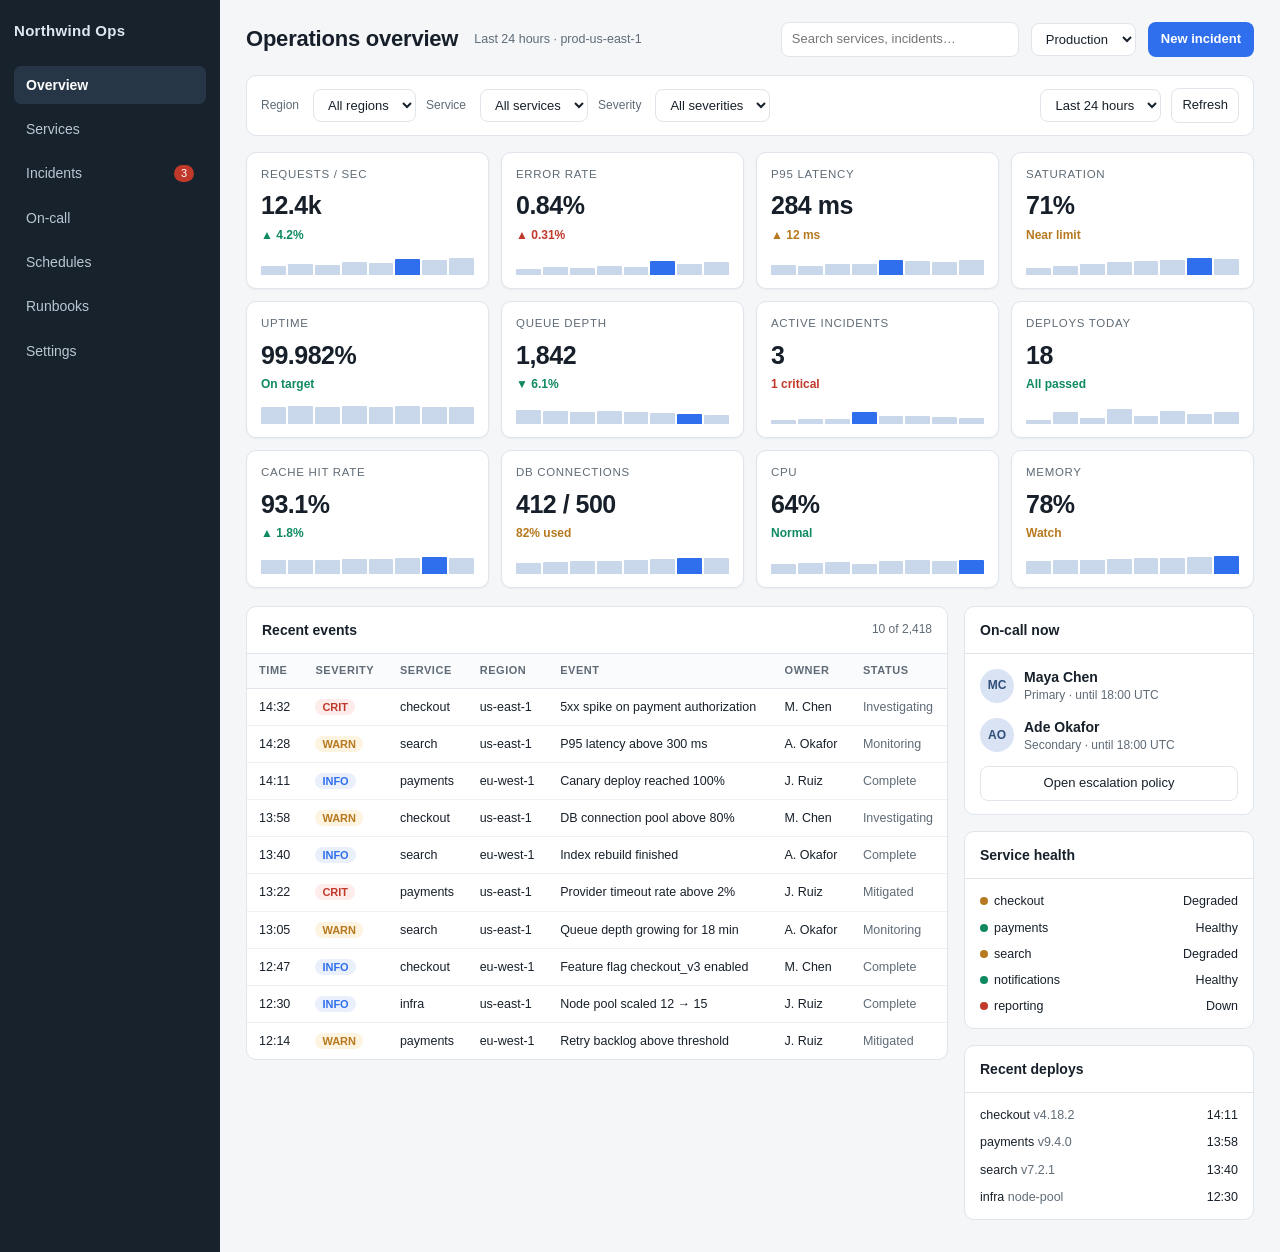
<file: skills/refactor-ui/evals/fixtures/dense-dashboard/index.html>
<!doctype html>
<html lang="en">
<head>
<meta charset="utf-8">
<meta name="viewport" content="width=device-width, initial-scale=1">
<title>Northwind Ops — Overview</title>
<style>
  :root {
    --bg: #f4f6f8;
    --panel: #ffffff;
    --ink: #17202a;
    --muted: #5f6b76;
    --line: #dfe5ea;
    --nav: #18222c;
    --accent: #2f6fed;
    --ok: #0f8a5f;
    --warn: #b7791f;
    --bad: #c0392b;
    --radius: 10px;
  }
  * { box-sizing: border-box; }
  body {
    margin: 0;
    background: var(--bg);
    color: var(--ink);
    font: 14px/1.45 -apple-system, BlinkMacSystemFont, "Segoe UI", Roboto, sans-serif;
  }
  .app { display: grid; grid-template-columns: 220px 1fr; min-height: 100vh; }
  .nav {
    background: var(--nav); color: #dfe8ef; padding: 20px 14px;
    display: flex; flex-direction: column; gap: 6px;
  }
  .brand { font-weight: 700; letter-spacing: .02em; margin-bottom: 18px; font-size: 15px; }
  .nav a {
    color: #b9c7d3; text-decoration: none; padding: 9px 12px; border-radius: 7px;
    display: flex; justify-content: space-between; align-items: center;
  }
  .nav a.active { background: #263646; color: #fff; font-weight: 600; }
  .nav .badge { background: #c0392b; color: #fff; border-radius: 99px; padding: 1px 7px; font-size: 11px; }
  .main { padding: 22px 26px 32px; min-width: 0; }
  .topbar { display: flex; align-items: center; gap: 12px; margin-bottom: 18px; }
  .topbar h1 { font-size: 22px; margin: 0; letter-spacing: -.01em; }
  .topbar .sub { color: var(--muted); font-size: 12.5px; margin-left: 4px; }
  .topbar .spacer { flex: 1; }
  .control {
    border: 1px solid var(--line); background: #fff; border-radius: 8px;
    padding: 7px 10px; color: var(--ink); font: inherit; font-size: 13px;
  }
  .btn {
    background: var(--accent); color: #fff; border: 0; border-radius: 8px;
    padding: 8px 13px; font: inherit; font-size: 13px; font-weight: 600;
  }
  .filters {
    display: flex; gap: 10px; align-items: center; flex-wrap: wrap;
    background: var(--panel); border: 1px solid var(--line); border-radius: var(--radius);
    padding: 12px 14px; margin-bottom: 16px;
  }
  .filters label { color: var(--muted); font-size: 12px; margin-right: 4px; }
  .filters .spacer { flex: 1; }
  .metrics {
    display: grid; grid-template-columns: repeat(4, minmax(0, 1fr)); gap: 12px;
    margin-bottom: 18px;
  }
  .metric {
    background: var(--panel); border: 1px solid var(--line); border-radius: var(--radius);
    padding: 13px 14px; box-shadow: 0 1px 2px rgba(23, 32, 42, .05);
  }
  .metric .label { color: var(--muted); font-size: 11.5px; text-transform: uppercase; letter-spacing: .06em; }
  .metric .value { font-size: 25px; font-weight: 700; letter-spacing: -.02em; margin-top: 5px; }
  .metric .delta { font-size: 12px; font-weight: 600; margin-top: 3px; }
  .delta.ok { color: var(--ok); }
  .delta.warn { color: var(--warn); }
  .delta.bad { color: var(--bad); }
  .spark { display: flex; align-items: flex-end; gap: 2px; height: 22px; margin-top: 9px; }
  .spark i { flex: 1; background: #c9d7ea; border-radius: 1px 1px 0 0; }
  .spark i.hot { background: var(--accent); }
  .row { display: grid; grid-template-columns: minmax(0, 1fr) 290px; gap: 16px; align-items: start; }
  .panel {
    background: var(--panel); border: 1px solid var(--line); border-radius: var(--radius);
    overflow: hidden;
  }
  .panel h2 {
    font-size: 14px; margin: 0; padding: 13px 15px; border-bottom: 1px solid var(--line);
    display: flex; align-items: center; justify-content: space-between;
  }
  .panel h2 .hint { color: var(--muted); font-weight: 400; font-size: 12px; }
  table { width: 100%; border-collapse: collapse; font-size: 12.5px; }
  th {
    text-align: left; color: var(--muted); font-size: 11px; text-transform: uppercase;
    letter-spacing: .05em; padding: 9px 12px; border-bottom: 1px solid var(--line);
    background: #fafbfc;
  }
  td { padding: 9px 12px; border-bottom: 1px solid #edf1f4; vertical-align: top; }
  tr:last-child td { border-bottom: 0; }
  .sev { font-weight: 700; font-size: 11px; padding: 2px 7px; border-radius: 99px; white-space: nowrap; }
  .sev.crit { background: #fdecea; color: var(--bad); }
  .sev.warn { background: #fdf3e1; color: var(--warn); }
  .sev.info { background: #eaf0fb; color: var(--accent); }
  .status { color: var(--muted); }
  .side { display: flex; flex-direction: column; gap: 16px; }
  .side .body { padding: 13px 15px; }
  .person { display: flex; align-items: center; gap: 10px; margin-bottom: 12px; }
  .avatar {
    width: 34px; height: 34px; border-radius: 50%; background: #d9e3f4; color: #2f4f7a;
    display: grid; place-items: center; font-weight: 700; font-size: 12px;
  }
  .person .name { font-weight: 600; }
  .person .meta { color: var(--muted); font-size: 12px; }
  .health { display: grid; gap: 8px; }
  .health div { display: flex; justify-content: space-between; font-size: 12.5px; }
  .dot { width: 8px; height: 8px; border-radius: 50%; display: inline-block; margin-right: 6px; }
  .dot.ok { background: var(--ok); }
  .dot.warn { background: var(--warn); }
  .dot.bad { background: var(--bad); }
  .deploys { margin: 0; padding: 0; list-style: none; display: grid; gap: 9px; }
  .deploys li { display: flex; justify-content: space-between; gap: 10px; font-size: 12.5px; }
  .deploys .muted { color: var(--muted); }
  @media (max-width: 1100px) {
    .metrics { grid-template-columns: repeat(3, minmax(0, 1fr)); }
    .row { grid-template-columns: 1fr; }
  }
</style>
</head>
<body>
<div class="app">
  <nav class="nav">
    <div class="brand">Northwind Ops</div>
    <a class="active" href="#">Overview</a>
    <a href="#">Services</a>
    <a href="#">Incidents <span class="badge">3</span></a>
    <a href="#">On-call</a>
    <a href="#">Schedules</a>
    <a href="#">Runbooks</a>
    <a href="#">Settings</a>
  </nav>

  <main class="main">
    <div class="topbar">
      <h1>Operations overview</h1>
      <span class="sub">Last 24 hours · prod-us-east-1</span>
      <span class="spacer"></span>
      <input class="control" placeholder="Search services, incidents…" size="26">
      <select class="control"><option>Production</option><option>Staging</option></select>
      <button class="btn">New incident</button>
    </div>

    <div class="filters">
      <label>Region</label>
      <select class="control"><option>All regions</option><option>us-east-1</option><option>eu-west-1</option></select>
      <label>Service</label>
      <select class="control"><option>All services</option><option>checkout</option><option>payments</option><option>search</option></select>
      <label>Severity</label>
      <select class="control"><option>All severities</option><option>Critical</option><option>Warning</option><option>Info</option></select>
      <span class="spacer"></span>
      <select class="control"><option>Last 24 hours</option><option>Last 7 days</option></select>
      <button class="control">Refresh</button>
    </div>

    <section class="metrics" aria-label="Key metrics">
      <div class="metric"><div class="label">Requests / sec</div><div class="value">12.4k</div><div class="delta ok">▲ 4.2%</div><div class="spark"><i style="height:40%"></i><i style="height:48%"></i><i style="height:44%"></i><i style="height:60%"></i><i style="height:55%"></i><i class="hot" style="height:72%"></i><i style="height:66%"></i><i style="height:78%"></i></div></div>
      <div class="metric"><div class="label">Error rate</div><div class="value">0.84%</div><div class="delta bad">▲ 0.31%</div><div class="spark"><i style="height:28%"></i><i style="height:35%"></i><i style="height:31%"></i><i style="height:42%"></i><i style="height:38%"></i><i class="hot" style="height:62%"></i><i style="height:50%"></i><i style="height:58%"></i></div></div>
      <div class="metric"><div class="label">P95 latency</div><div class="value">284 ms</div><div class="delta warn">▲ 12 ms</div><div class="spark"><i style="height:45%"></i><i style="height:40%"></i><i style="height:52%"></i><i style="height:48%"></i><i class="hot" style="height:70%"></i><i style="height:64%"></i><i style="height:60%"></i><i style="height:66%"></i></div></div>
      <div class="metric"><div class="label">Saturation</div><div class="value">71%</div><div class="delta warn">Near limit</div><div class="spark"><i style="height:34%"></i><i style="height:42%"></i><i style="height:50%"></i><i style="height:58%"></i><i style="height:62%"></i><i style="height:68%"></i><i class="hot" style="height:78%"></i><i style="height:74%"></i></div></div>
      <div class="metric"><div class="label">Uptime</div><div class="value">99.982%</div><div class="delta ok">On target</div><div class="spark"><i style="height:80%"></i><i style="height:82%"></i><i style="height:78%"></i><i style="height:84%"></i><i style="height:80%"></i><i style="height:82%"></i><i style="height:79%"></i><i style="height:81%"></i></div></div>
      <div class="metric"><div class="label">Queue depth</div><div class="value">1,842</div><div class="delta ok">▼ 6.1%</div><div class="spark"><i style="height:66%"></i><i style="height:62%"></i><i style="height:58%"></i><i style="height:60%"></i><i style="height:54%"></i><i style="height:50%"></i><i class="hot" style="height:46%"></i><i style="height:42%"></i></div></div>
      <div class="metric"><div class="label">Active incidents</div><div class="value">3</div><div class="delta bad">1 critical</div><div class="spark"><i style="height:20%"></i><i style="height:22%"></i><i style="height:26%"></i><i class="hot" style="height:54%"></i><i style="height:40%"></i><i style="height:36%"></i><i style="height:32%"></i><i style="height:30%"></i></div></div>
      <div class="metric"><div class="label">Deploys today</div><div class="value">18</div><div class="delta ok">All passed</div><div class="spark"><i style="height:20%"></i><i style="height:55%"></i><i style="height:30%"></i><i style="height:70%"></i><i style="height:40%"></i><i style="height:62%"></i><i style="height:48%"></i><i style="height:58%"></i></div></div>
      <div class="metric"><div class="label">Cache hit rate</div><div class="value">93.1%</div><div class="delta ok">▲ 1.8%</div><div class="spark"><i style="height:60%"></i><i style="height:64%"></i><i style="height:62%"></i><i style="height:68%"></i><i style="height:66%"></i><i style="height:70%"></i><i class="hot" style="height:74%"></i><i style="height:72%"></i></div></div>
      <div class="metric"><div class="label">DB connections</div><div class="value">412 / 500</div><div class="delta warn">82% used</div><div class="spark"><i style="height:50%"></i><i style="height:54%"></i><i style="height:58%"></i><i style="height:56%"></i><i style="height:64%"></i><i style="height:68%"></i><i class="hot" style="height:73%"></i><i style="height:70%"></i></div></div>
      <div class="metric"><div class="label">CPU</div><div class="value">64%</div><div class="delta ok">Normal</div><div class="spark"><i style="height:44%"></i><i style="height:48%"></i><i style="height:52%"></i><i style="height:46%"></i><i style="height:56%"></i><i style="height:60%"></i><i style="height:58%"></i><i class="hot" style="height:64%"></i></div></div>
      <div class="metric"><div class="label">Memory</div><div class="value">78%</div><div class="delta warn">Watch</div><div class="spark"><i style="height:56%"></i><i style="height:60%"></i><i style="height:62%"></i><i style="height:66%"></i><i style="height:70%"></i><i style="height:72%"></i><i style="height:76%"></i><i class="hot" style="height:78%"></i></div></div>
    </section>

    <div class="row">
      <section class="panel">
        <h2>Recent events <span class="hint">10 of 2,418</span></h2>
        <table>
          <thead>
            <tr><th>Time</th><th>Severity</th><th>Service</th><th>Region</th><th>Event</th><th>Owner</th><th>Status</th></tr>
          </thead>
          <tbody>
            <tr><td>14:32</td><td><span class="sev crit">CRIT</span></td><td>checkout</td><td>us-east-1</td><td>5xx spike on payment authorization</td><td>M. Chen</td><td class="status">Investigating</td></tr>
            <tr><td>14:28</td><td><span class="sev warn">WARN</span></td><td>search</td><td>us-east-1</td><td>P95 latency above 300 ms</td><td>A. Okafor</td><td class="status">Monitoring</td></tr>
            <tr><td>14:11</td><td><span class="sev info">INFO</span></td><td>payments</td><td>eu-west-1</td><td>Canary deploy reached 100%</td><td>J. Ruiz</td><td class="status">Complete</td></tr>
            <tr><td>13:58</td><td><span class="sev warn">WARN</span></td><td>checkout</td><td>us-east-1</td><td>DB connection pool above 80%</td><td>M. Chen</td><td class="status">Investigating</td></tr>
            <tr><td>13:40</td><td><span class="sev info">INFO</span></td><td>search</td><td>eu-west-1</td><td>Index rebuild finished</td><td>A. Okafor</td><td class="status">Complete</td></tr>
            <tr><td>13:22</td><td><span class="sev crit">CRIT</span></td><td>payments</td><td>us-east-1</td><td>Provider timeout rate above 2%</td><td>J. Ruiz</td><td class="status">Mitigated</td></tr>
            <tr><td>13:05</td><td><span class="sev warn">WARN</span></td><td>search</td><td>us-east-1</td><td>Queue depth growing for 18 min</td><td>A. Okafor</td><td class="status">Monitoring</td></tr>
            <tr><td>12:47</td><td><span class="sev info">INFO</span></td><td>checkout</td><td>eu-west-1</td><td>Feature flag checkout_v3 enabled</td><td>M. Chen</td><td class="status">Complete</td></tr>
            <tr><td>12:30</td><td><span class="sev info">INFO</span></td><td>infra</td><td>us-east-1</td><td>Node pool scaled 12 → 15</td><td>J. Ruiz</td><td class="status">Complete</td></tr>
            <tr><td>12:14</td><td><span class="sev warn">WARN</span></td><td>payments</td><td>eu-west-1</td><td>Retry backlog above threshold</td><td>J. Ruiz</td><td class="status">Mitigated</td></tr>
          </tbody>
        </table>
      </section>

      <aside class="side">
        <section class="panel">
          <h2>On-call now</h2>
          <div class="body">
            <div class="person">
              <div class="avatar">MC</div>
              <div><div class="name">Maya Chen</div><div class="meta">Primary · until 18:00 UTC</div></div>
            </div>
            <div class="person">
              <div class="avatar">AO</div>
              <div><div class="name">Ade Okafor</div><div class="meta">Secondary · until 18:00 UTC</div></div>
            </div>
            <button class="control" style="width:100%">Open escalation policy</button>
          </div>
        </section>

        <section class="panel">
          <h2>Service health</h2>
          <div class="body health">
            <div><span><span class="dot warn"></span>checkout</span><span>Degraded</span></div>
            <div><span><span class="dot ok"></span>payments</span><span>Healthy</span></div>
            <div><span><span class="dot warn"></span>search</span><span>Degraded</span></div>
            <div><span><span class="dot ok"></span>notifications</span><span>Healthy</span></div>
            <div><span><span class="dot bad"></span>reporting</span><span>Down</span></div>
          </div>
        </section>

        <section class="panel">
          <h2>Recent deploys</h2>
          <div class="body">
            <ul class="deploys">
              <li><span>checkout <span class="muted">v4.18.2</span></span><span>14:11</span></li>
              <li><span>payments <span class="muted">v9.4.0</span></span><span>13:58</span></li>
              <li><span>search <span class="muted">v7.2.1</span></span><span>13:40</span></li>
              <li><span>infra <span class="muted">node-pool</span></span><span>12:30</span></li>
            </ul>
          </div>
        </section>
      </aside>
    </div>
  </main>
</div>
</body>
</html>
</file>
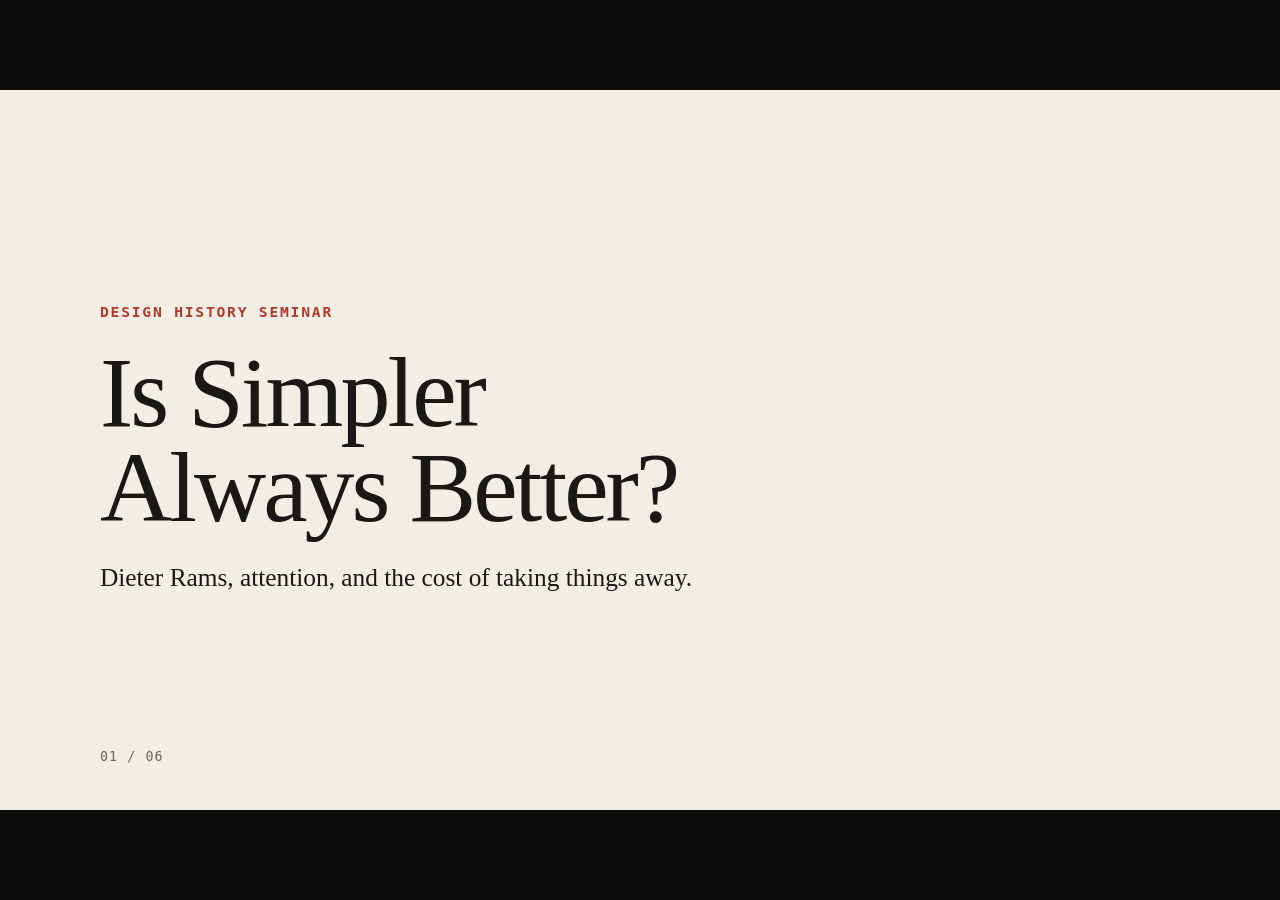
<file: skills/frontend-slides/evals/fixtures/image-truth/deck/index.html>
<!doctype html>
<html lang="en">
<head>
<meta charset="utf-8">
<meta name="viewport" content="width=device-width, initial-scale=1">
<title>Is Simpler Always Better?</title>
<style>
  :root { --bg: #f2eee6; --ink: #191815; --muted: #6d675e; --accent: #b23a2a; }
  * { box-sizing: border-box; }
  html, body { margin: 0; height: 100%; overflow: hidden; background: #0d0d0c; }
  #stage { position: absolute; left: 50%; top: 50%; width: 1920px; height: 1080px; background: var(--bg); color: var(--ink); font-family: Georgia, "Times New Roman", serif; transform-origin: center; }
  .slide { position: absolute; inset: 0; padding: 110px 150px; display: flex; flex-direction: column; justify-content: center; gap: 36px; visibility: hidden; opacity: 0; }
  .slide.active { visibility: visible; opacity: 1; }
  .eyebrow { margin: 0; font: 600 22px/1.2 ui-monospace, monospace; letter-spacing: .12em; text-transform: uppercase; color: var(--accent); }
  h1 { margin: 0; font-size: 150px; line-height: .95; letter-spacing: -.03em; font-weight: 400; }
  h2 { margin: 0; font-size: 100px; line-height: 1; letter-spacing: -.02em; font-weight: 400; }
  p { margin: 0; font-size: 34px; line-height: 1.5; color: var(--muted); max-width: 1100px; }
  .sub { font-size: 38px; color: var(--ink); }
  .split { display: grid; grid-template-columns: 620px 1fr; gap: 90px; align-items: center; }
  figure { margin: 0; }
  img { display: block; width: 100%; max-height: 620px; object-fit: contain; background: #e7e2d8; }
  figcaption { margin-top: 22px; font-size: 24px; line-height: 1.4; color: var(--muted); }
  .point { font-size: 44px; line-height: 1.35; color: var(--ink); }
  .footer { position: absolute; left: 150px; bottom: 70px; font: 500 20px/1 ui-monospace, monospace; letter-spacing: .08em; color: var(--muted); }
</style>
</head>
<body>
<div id="stage">
  <section class="slide active">
    <p class="eyebrow">Design history seminar</p>
    <h1>Is Simpler<br>Always Better?</h1>
    <p class="sub">Dieter Rams, attention, and the cost of taking things away.</p>
    <div class="footer">01 / 06</div>
  </section>
  <section class="slide">
    <p class="eyebrow">02 · The promise</p>
    <h2>Less became a virtue.</h2>
    <p>Rams's Braun years gave "less but better" a visual form: calm surfaces, few controls, a grid that holds.</p>
    <div class="footer">02 / 06</div>
  </section>
  <section class="slide">
    <p class="eyebrow">03 · The counter-case</p>
    <h2>Complexity moves the cost.</h2>
    <p>A door that needs a sign, a menu that hides the setting, a remote that asks the thumb to remember.</p>
    <div class="footer">03 / 06</div>
  </section>
  <section class="slide">
    <p class="eyebrow">04 · The test</p>
    <h2>Can it be used without instructions?</h2>
    <p>Not "does it look simple" — does every control earn its place, and can someone act without guessing?</p>
    <div class="footer">04 / 06</div>
  </section>
  <section class="slide">
    <p class="eyebrow">05 · The cost of simplicity</p>
    <h2>Too many buttons.</h2>
    <div class="split">
      <figure>
        <img src="assets/remote-back.png" alt="A television remote covered in dozens of small buttons.">
        <figcaption>A modern television remote packs dozens of small buttons into the thumb's reach.</figcaption>
      </figure>
      <p class="point">Every added control is a decision pushed onto the person holding it.</p>
    </div>
    <div class="footer">05 / 06</div>
  </section>
  <section class="slide">
    <p class="eyebrow">06 · Close</p>
    <h2>Simplicity is an argument about attention.</h2>
    <p class="sub">What would you remove first — and what would break if you did?</p>
    <div class="footer">06 / 06</div>
  </section>
</div>
<script>
  const stage = document.getElementById('stage');
  const slides = [...document.querySelectorAll('.slide')];
  let index = 0;
  function fit() {
    const scale = Math.min(innerWidth / 1920, innerHeight / 1080);
    stage.style.transform = `translate(-50%, -50%) scale(${scale})`;
  }
  function show(next) {
    index = Math.max(0, Math.min(slides.length - 1, next));
    slides.forEach((slide, i) => slide.classList.toggle('active', i === index));
  }
  addEventListener('resize', fit);
  addEventListener('keydown', (event) => {
    if (event.key === 'ArrowRight' || event.key === ' ') show(index + 1);
    if (event.key === 'ArrowLeft') show(index - 1);
  });
  fit();
</script>
</body>
</html>
</file>
